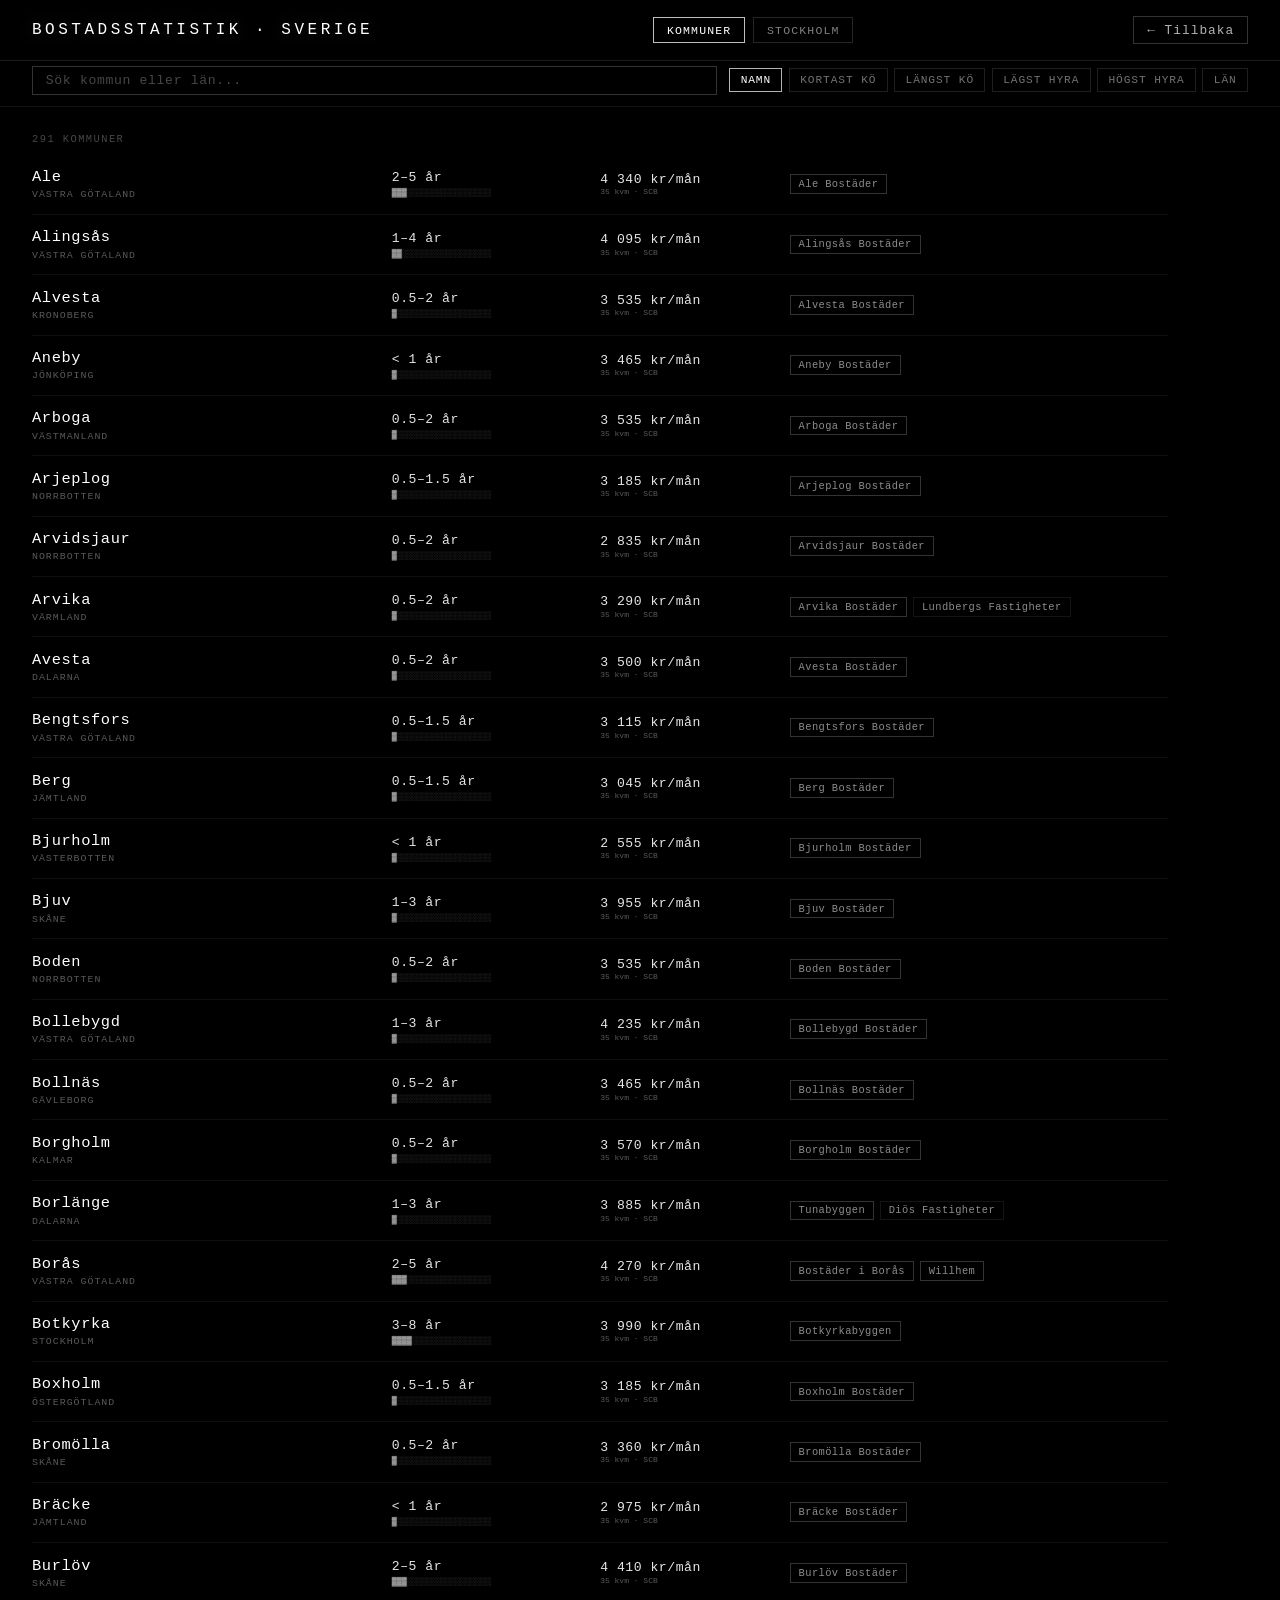
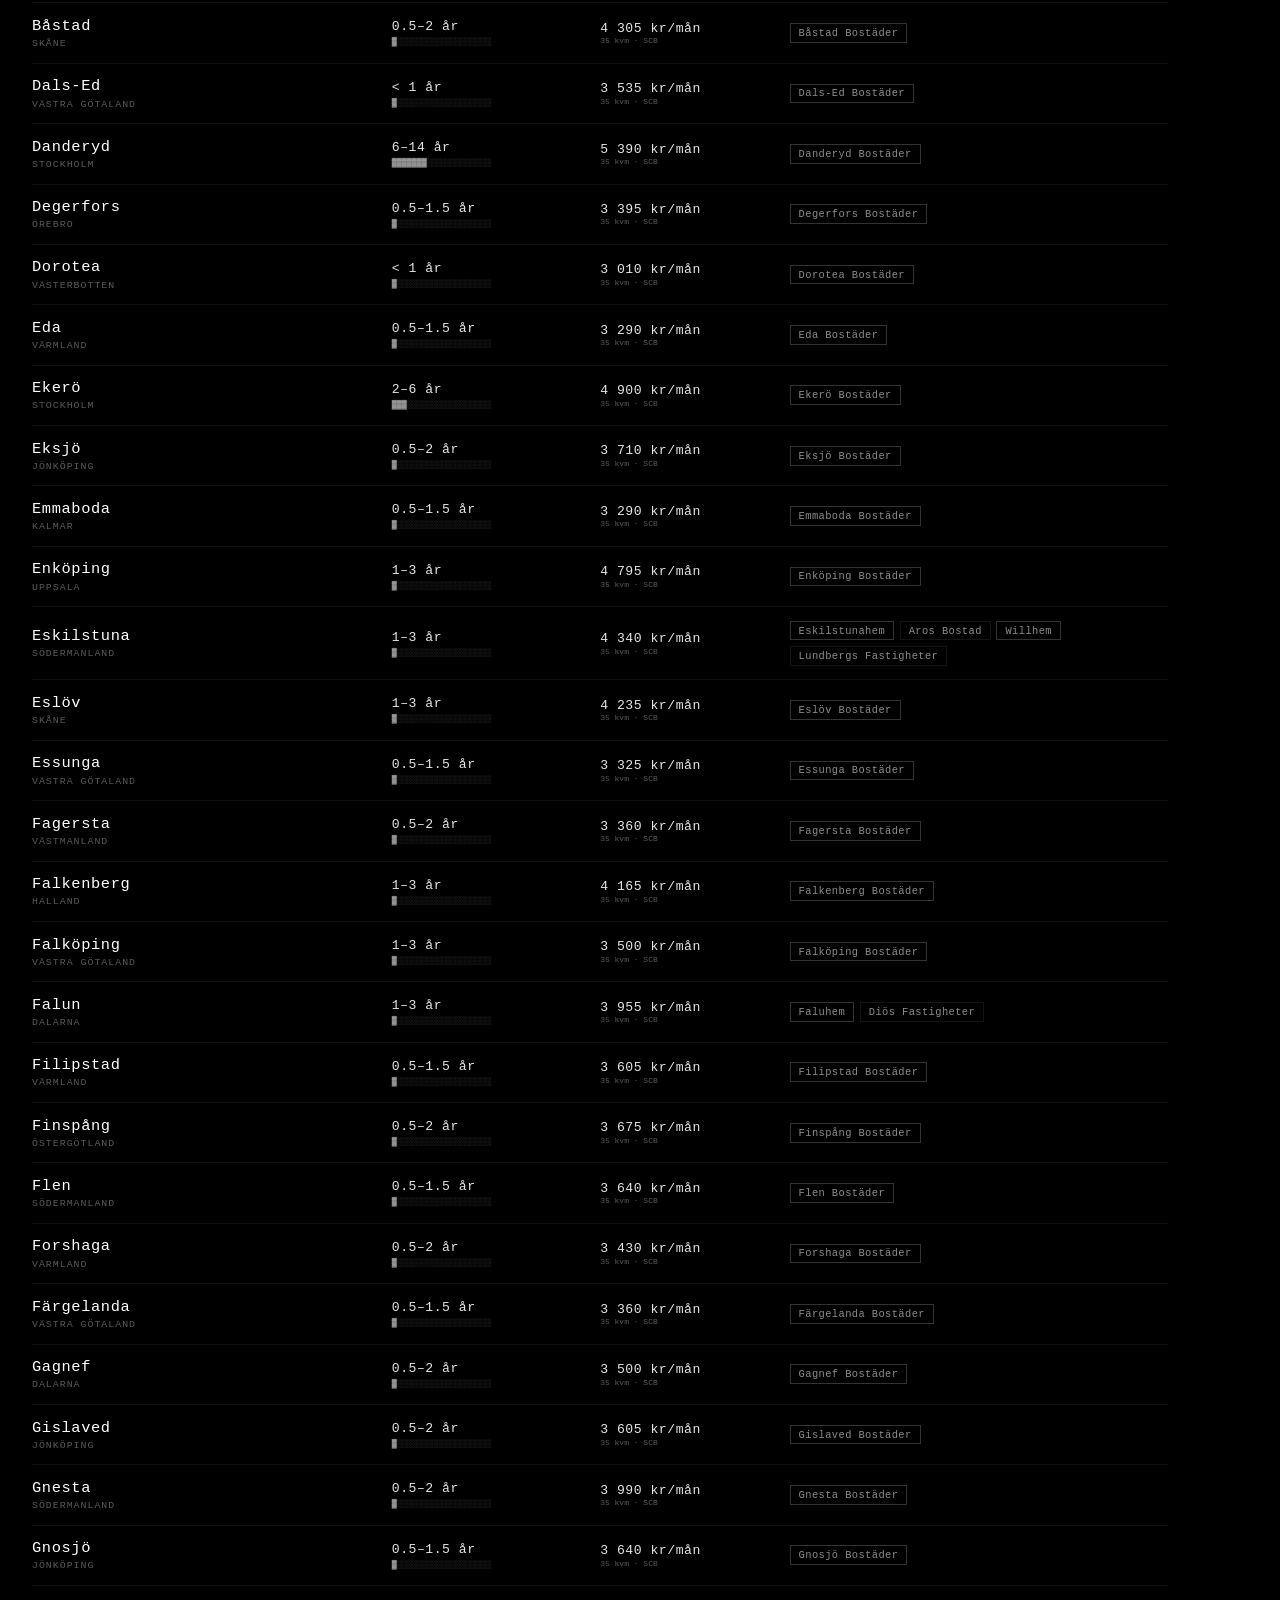
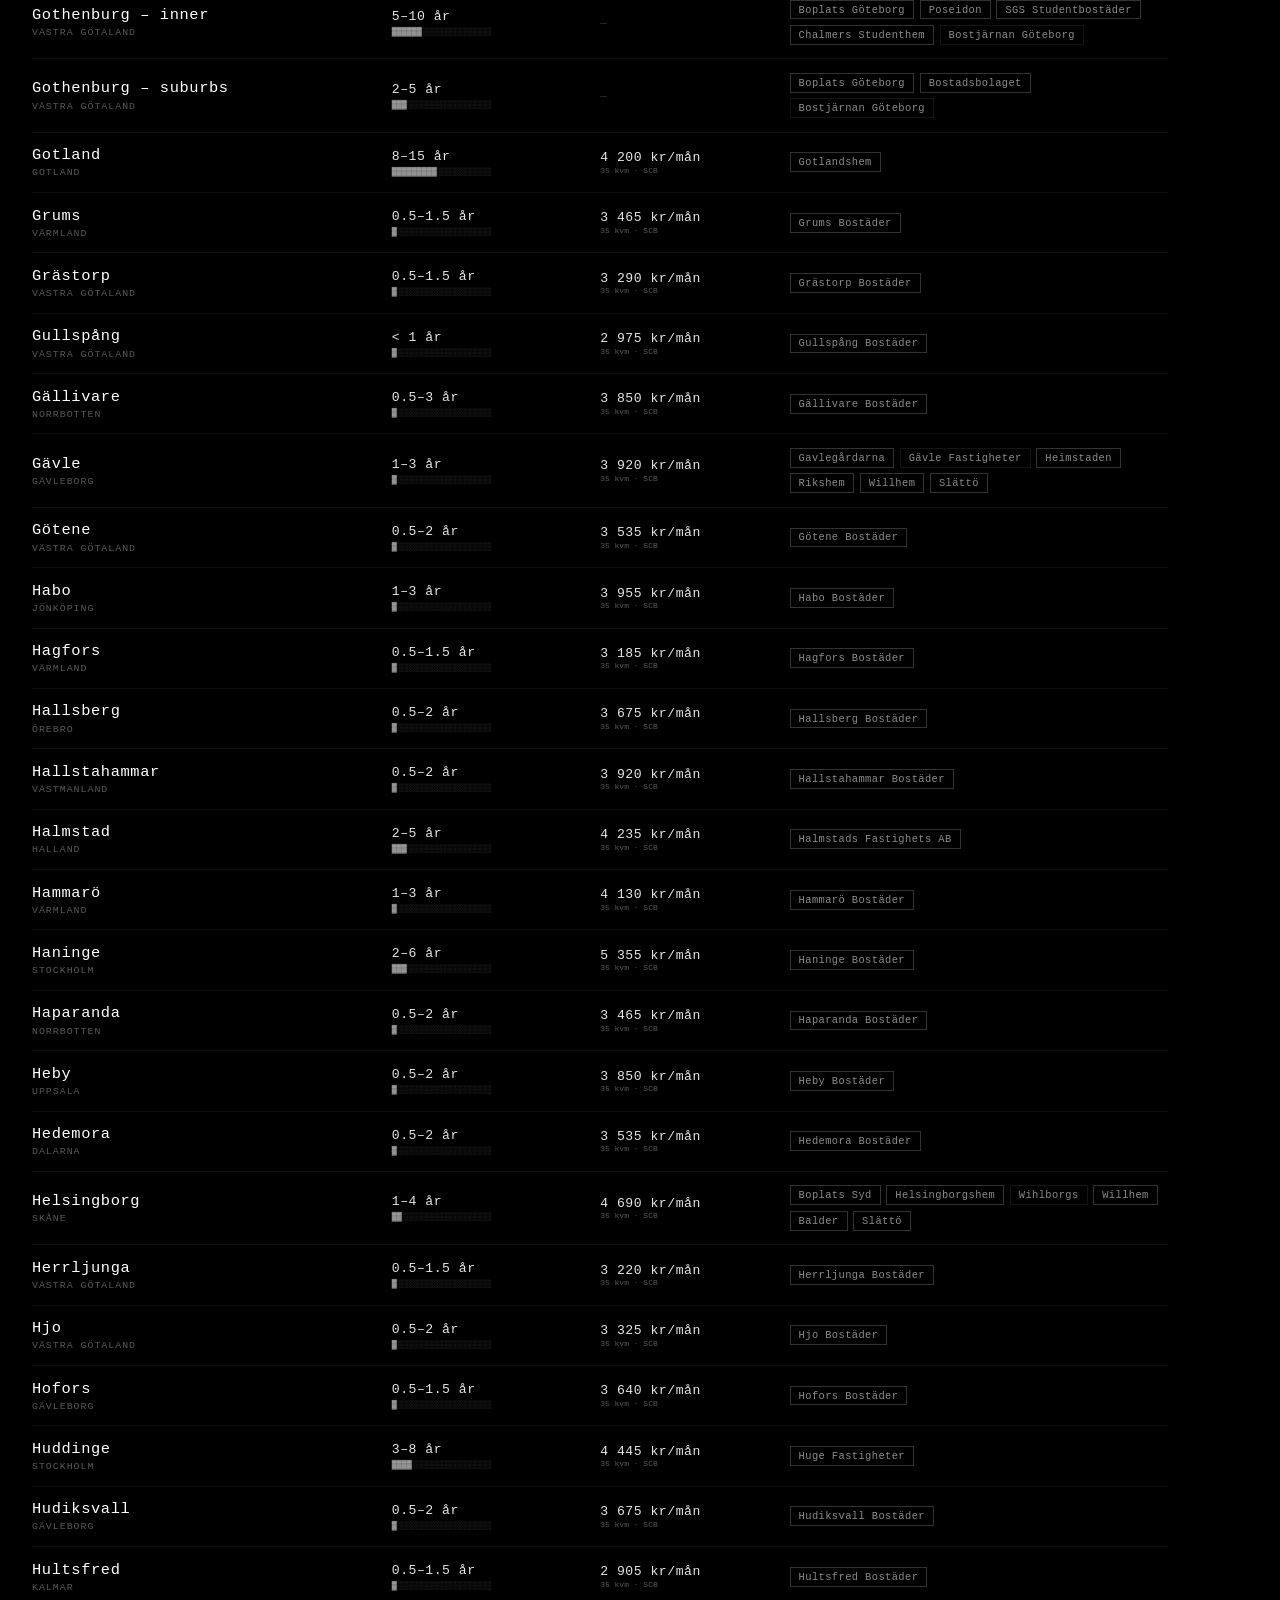
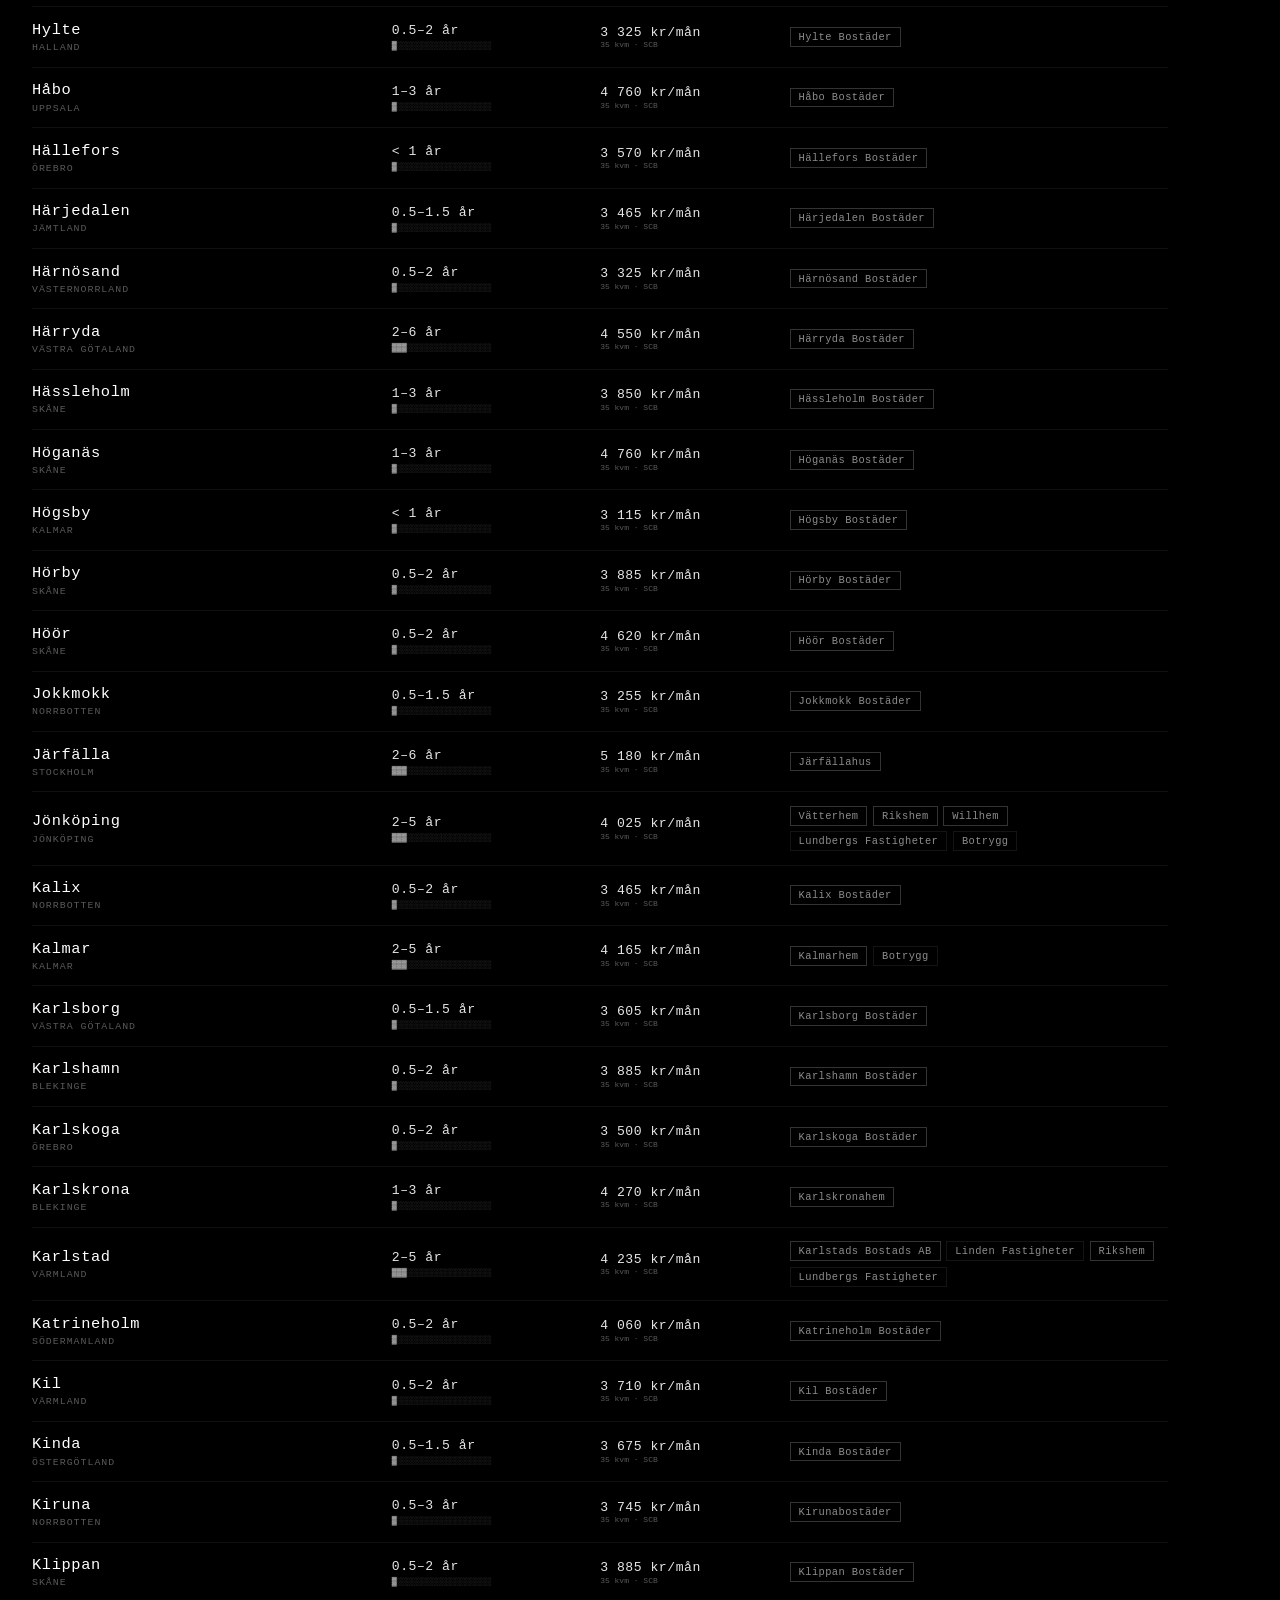
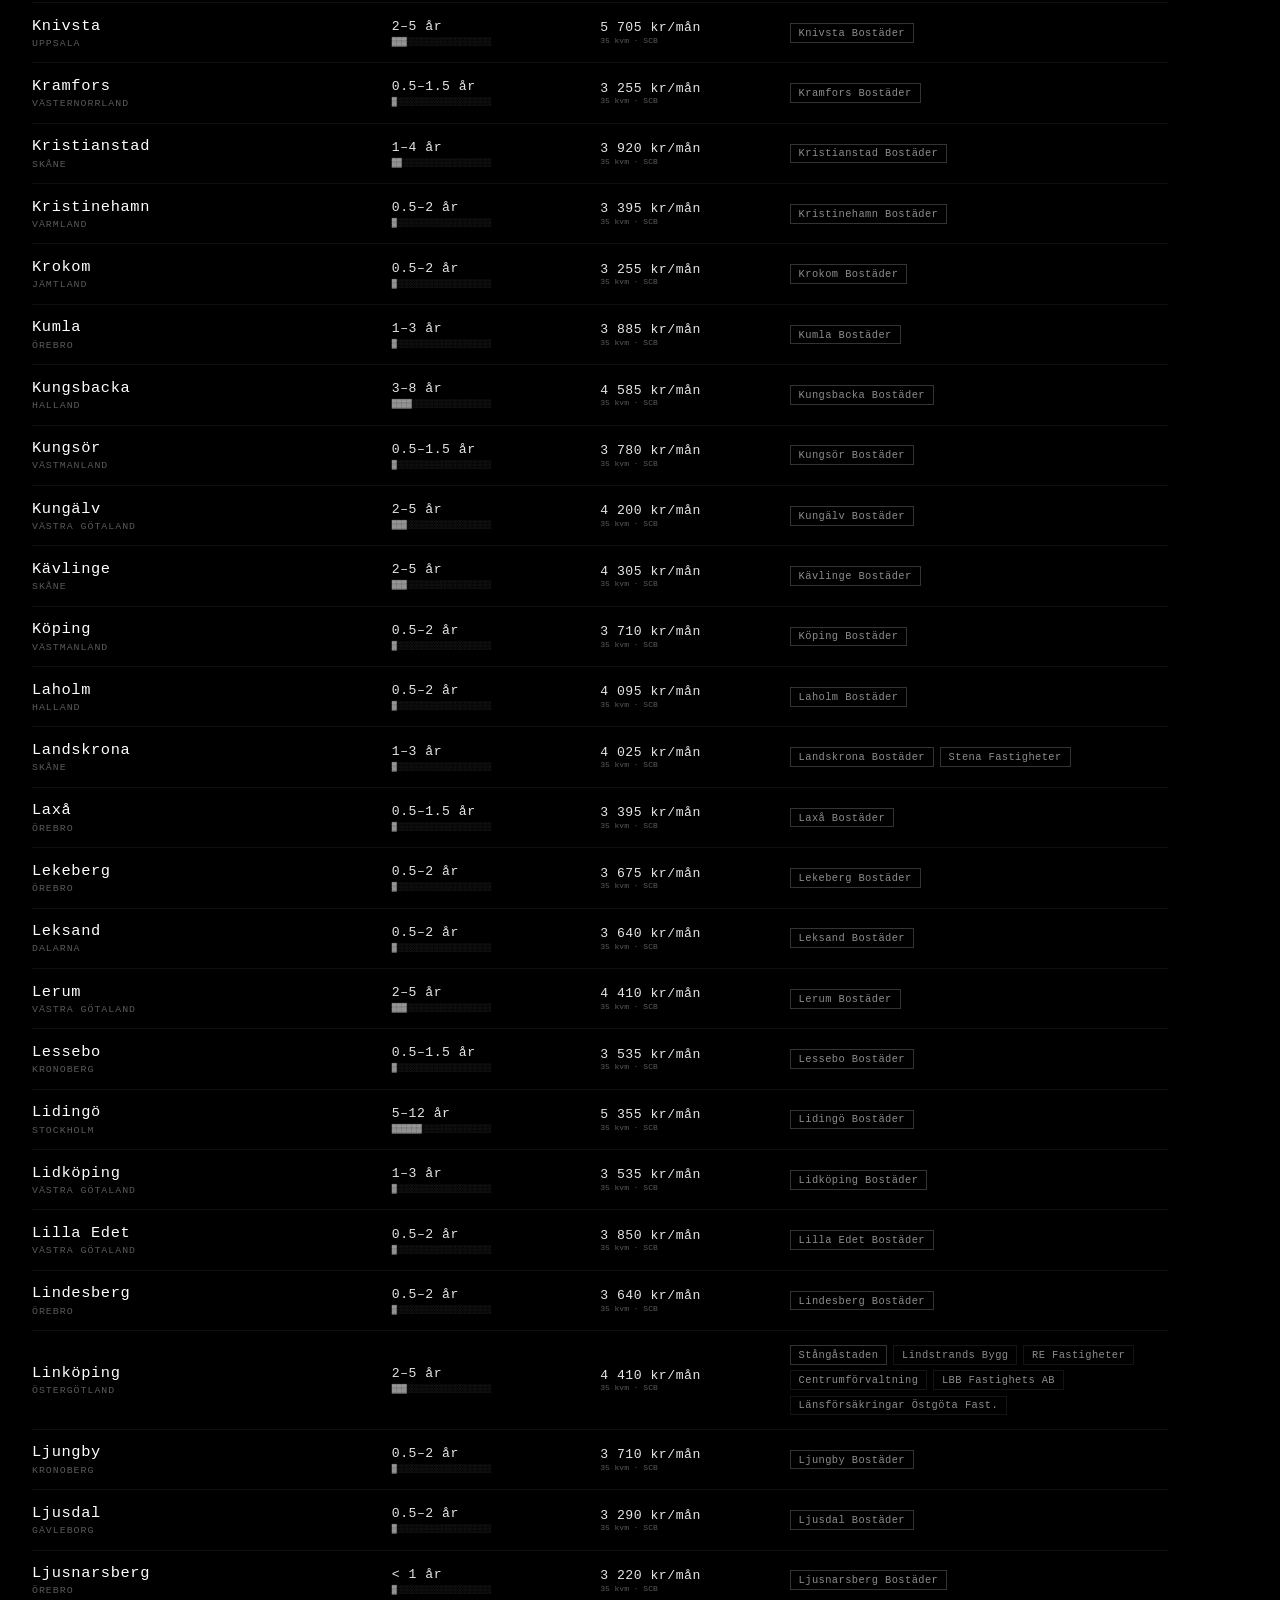
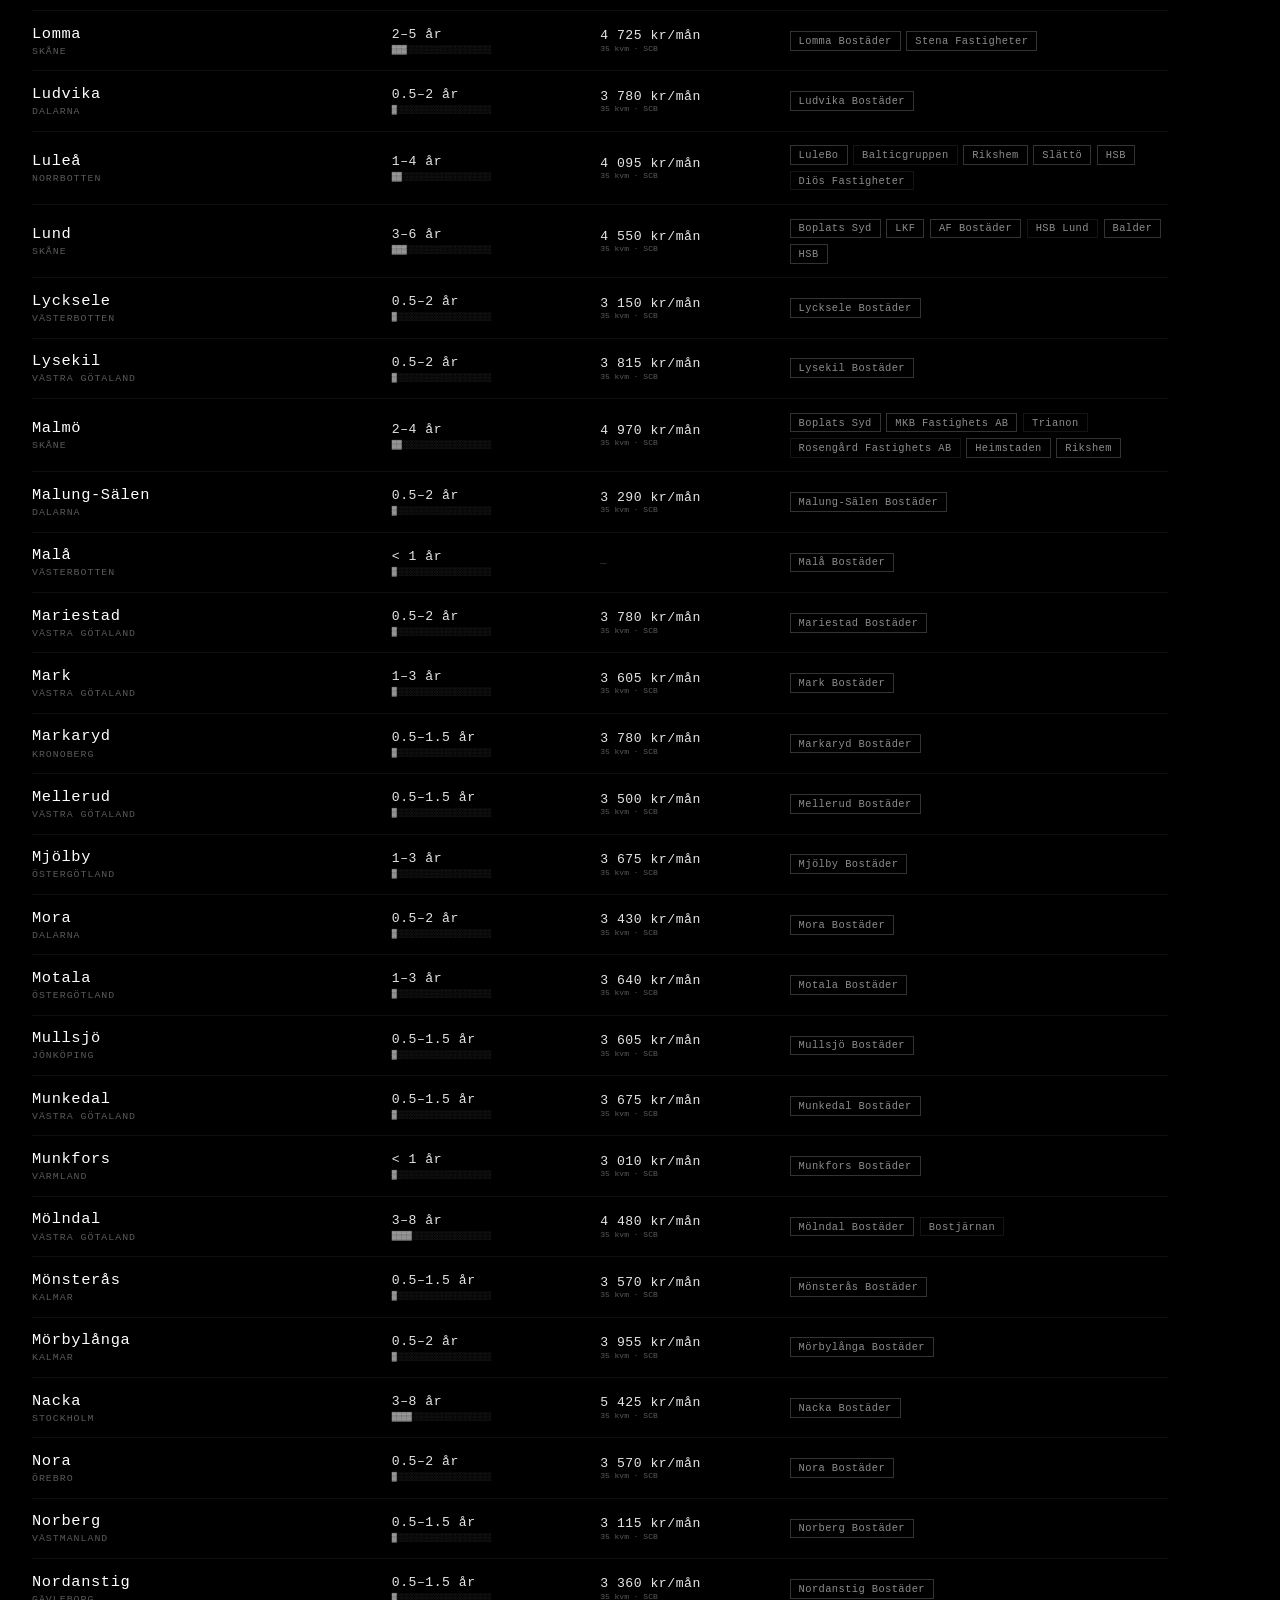
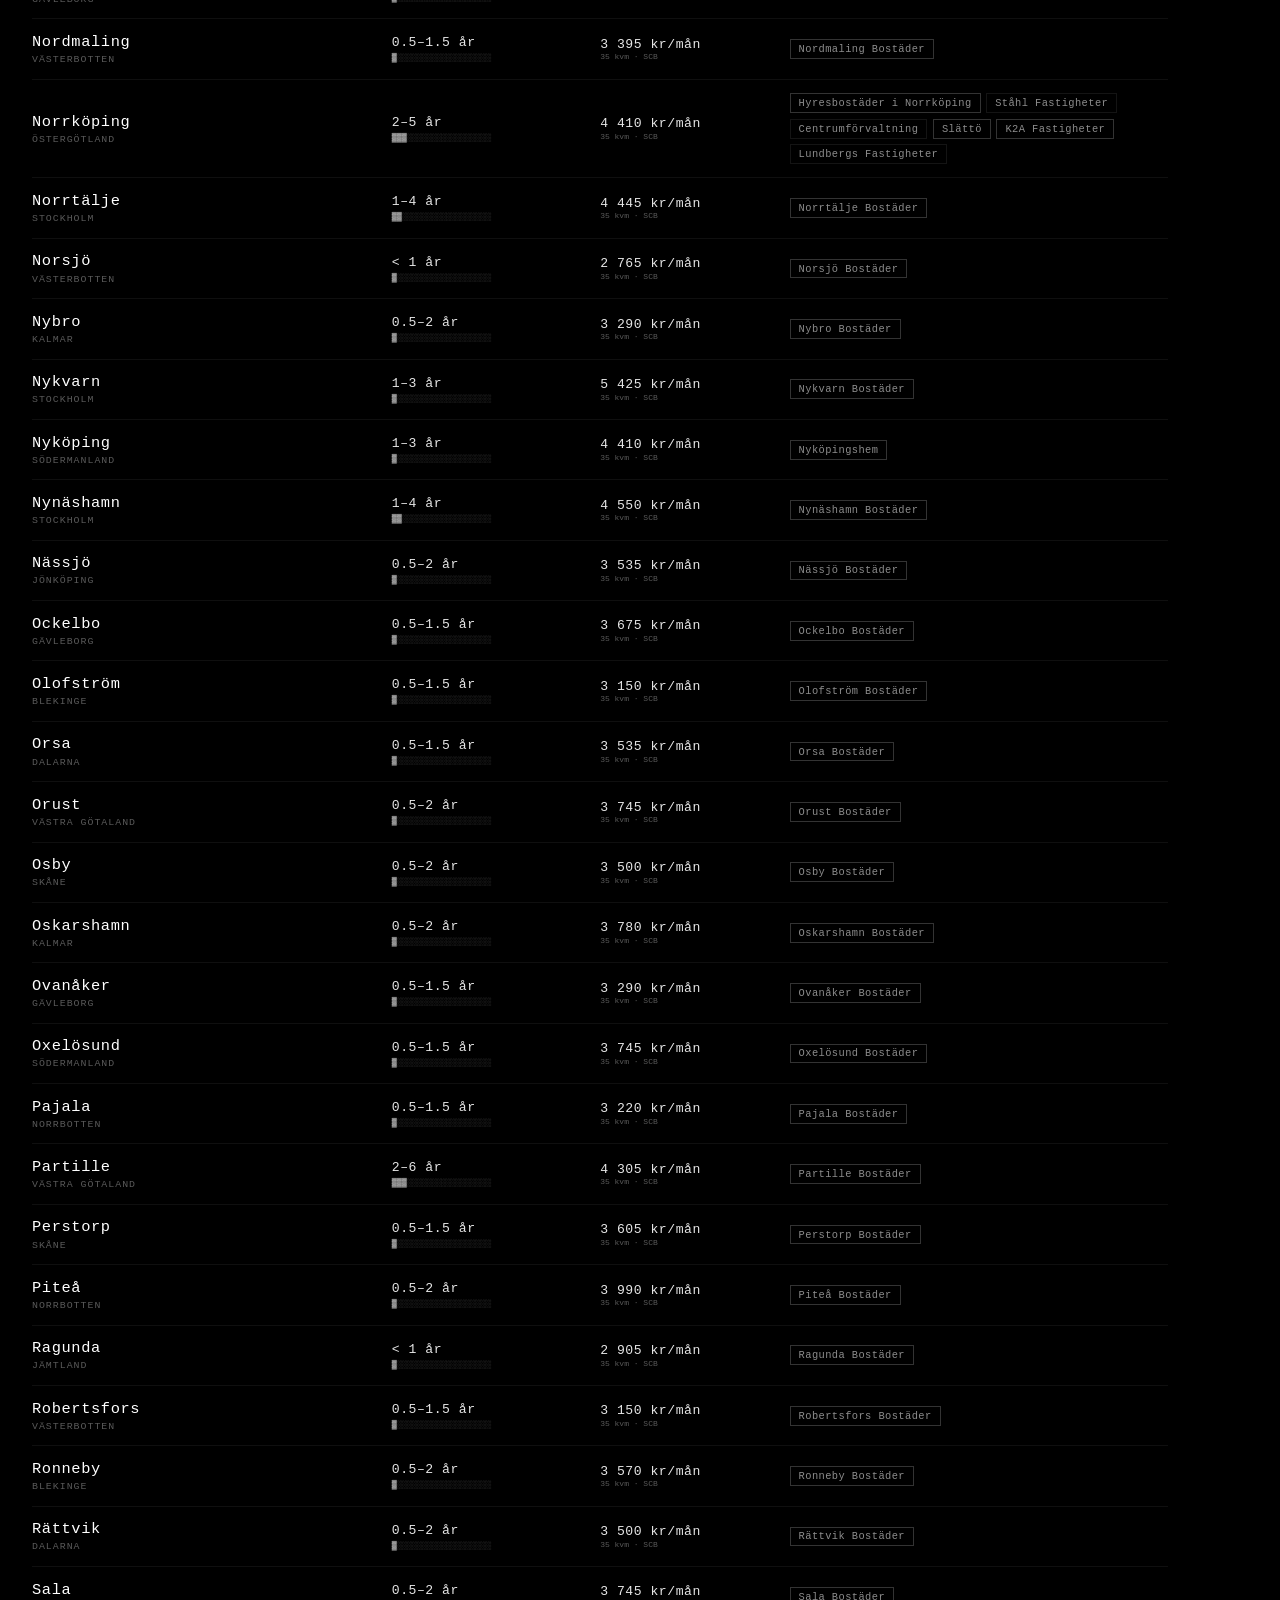
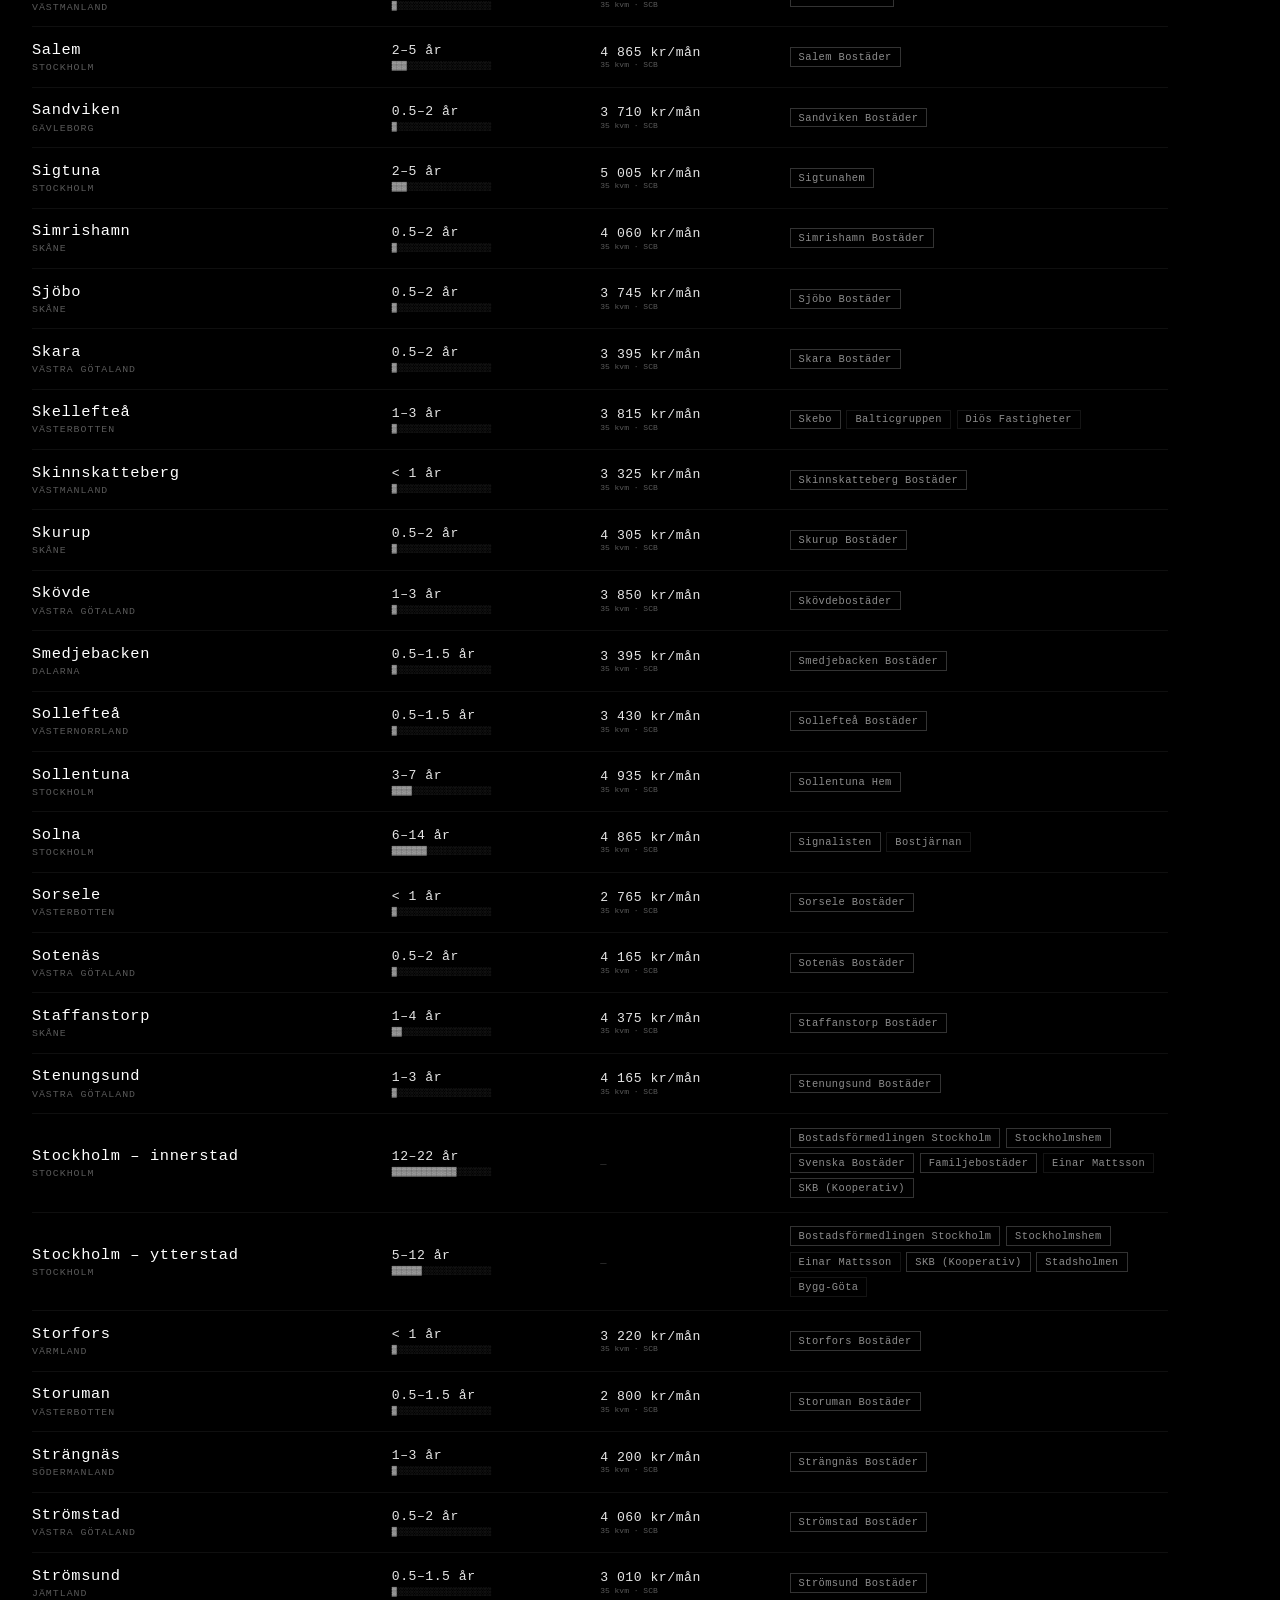
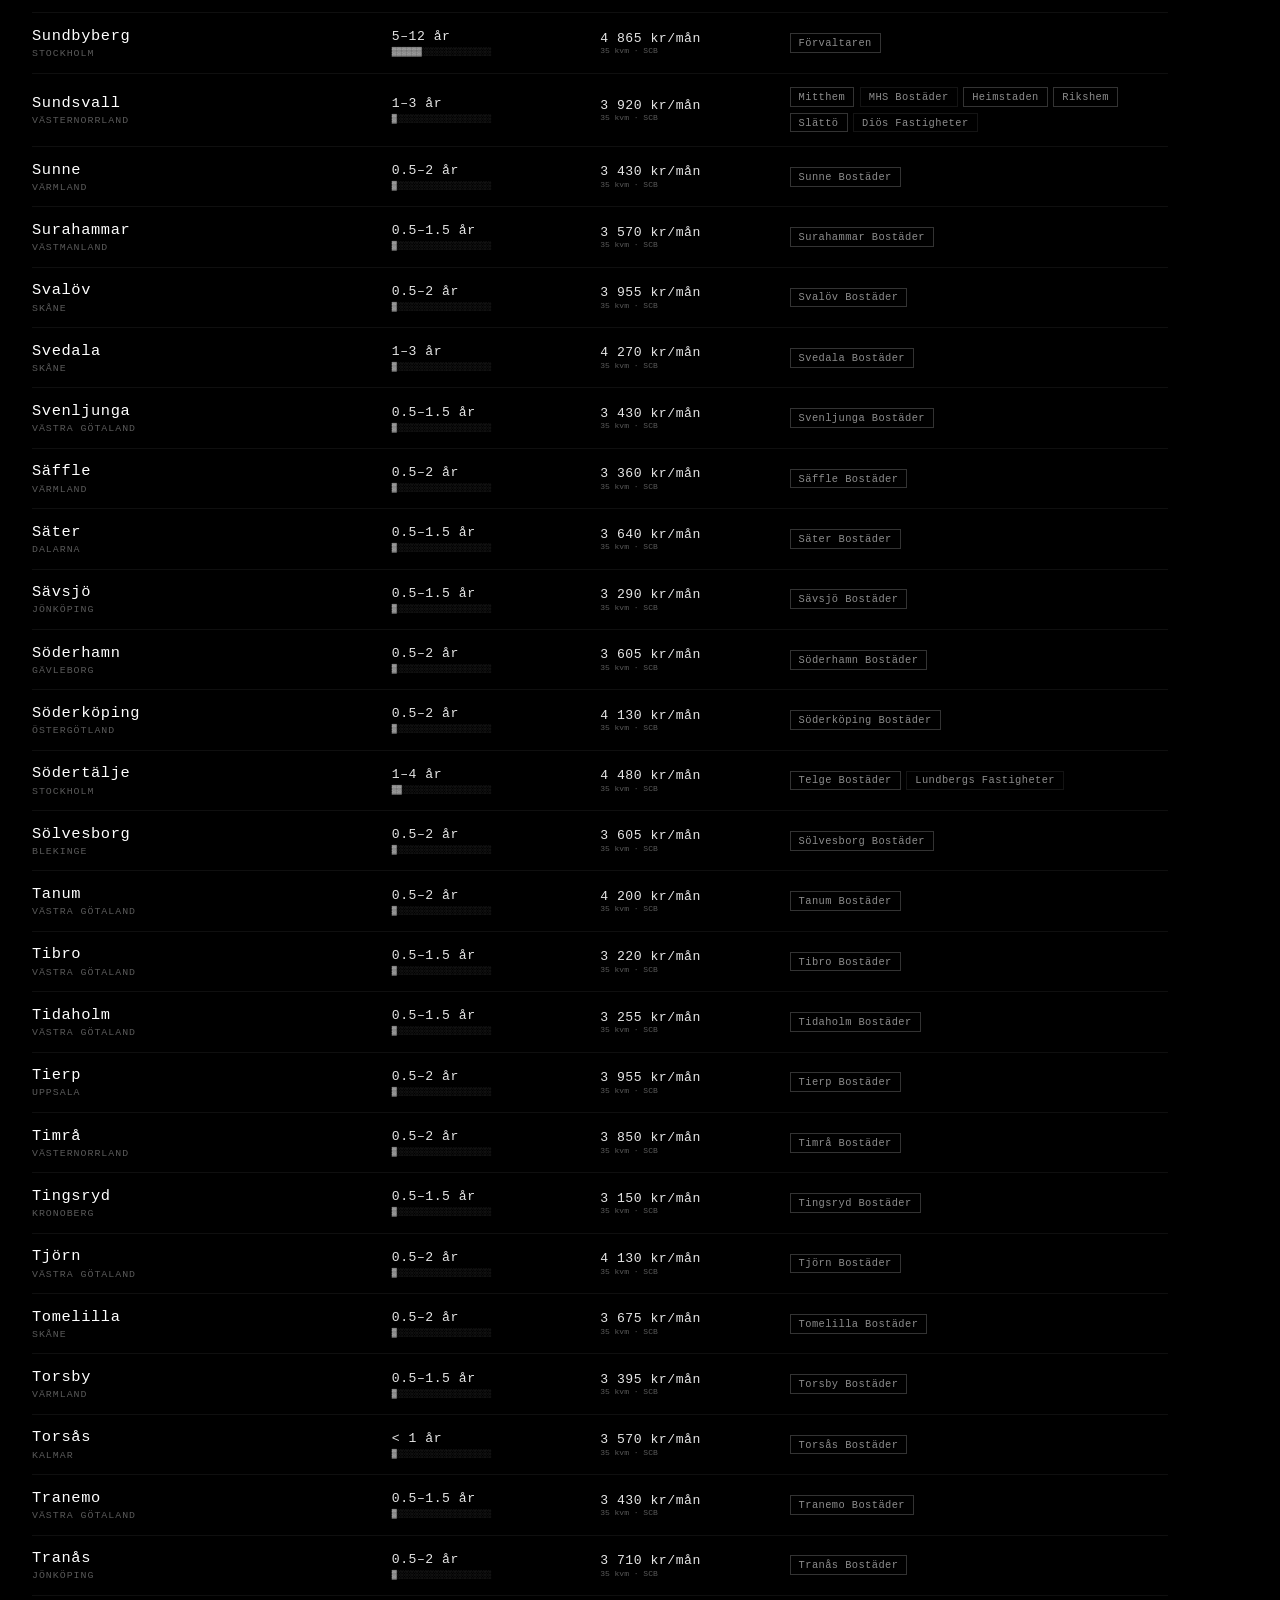
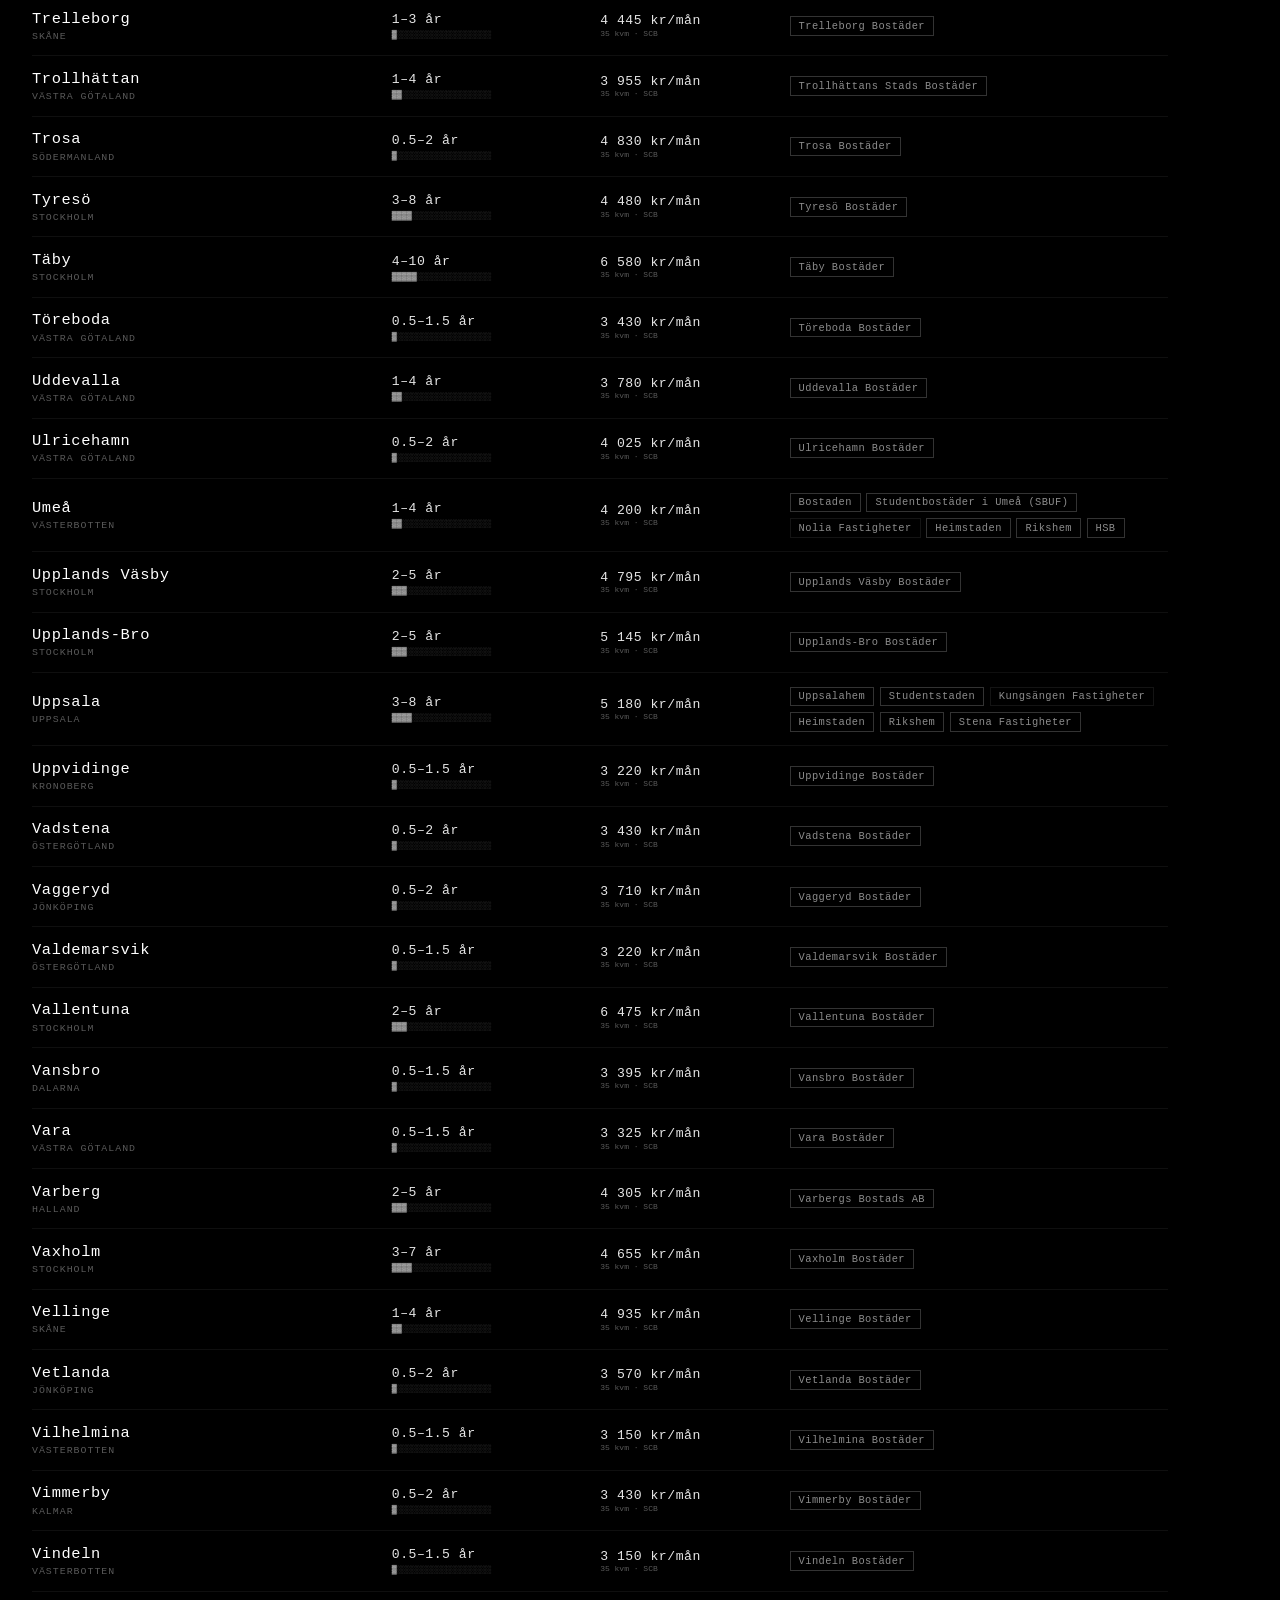
<file: statistik.html>
<!doctype html>
<html lang="sv">
  <head>
    <meta charset="UTF-8" />
    <meta name="viewport" content="width=device-width, initial-scale=1.0" />
    <title>Vart ska jag bo?</title>
    <style>
      * { box-sizing: border-box; margin: 0; padding: 0; }

      html, body {
        background: #000;
        color: #fff;
        font-family: "Courier New", Courier, monospace;
        min-height: 100%;
      }

      /* ── Header ────────────────────────────────────────────── */
      .header {
        position: fixed;
        top: 0; left: 0; right: 0;
        padding: 1rem 2rem;
        display: flex;
        align-items: center;
        justify-content: space-between;
        border-bottom: 1px solid rgba(255,255,255,0.1);
        background: rgba(0,0,0,0.92);
        backdrop-filter: blur(10px);
        z-index: 10;
      }

      .header h1 {
        font-size: clamp(0.75rem, 1.8vw, 1rem);
        letter-spacing: 0.22em;
        text-transform: uppercase;
        font-weight: normal;
        text-shadow: 0 0 18px rgba(255,255,255,0.2);
      }

      .back-link {
        color: rgba(255,255,255,0.7);
        text-decoration: none;
        font-size: 0.8rem;
        letter-spacing: 0.08em;
        border: 1px solid rgba(255,255,255,0.2);
        padding: 0.35rem 0.8rem;
        transition: color 0.15s, border-color 0.15s;
      }
      .back-link:hover { color: #fff; border-color: rgba(255,255,255,0.7); }

      /* ── Controls ──────────────────────────────────────────── */
      .controls {
        position: fixed;
        top: 3.4rem; left: 0; right: 0;
        padding: 0.7rem 2rem;
        display: flex;
        gap: 0.75rem;
        align-items: center;
        border-bottom: 1px solid rgba(255,255,255,0.07);
        background: rgba(0,0,0,0.88);
        backdrop-filter: blur(10px);
        z-index: 9;
        flex-wrap: wrap;
      }

      .search {
        flex: 1;
        min-width: 160px;
        background: transparent;
        border: 1px solid rgba(255,255,255,0.2);
        color: #fff;
        font-family: inherit;
        font-size: 0.82rem;
        padding: 0.38rem 0.8rem;
        letter-spacing: 0.05em;
        outline: none;
        transition: border-color 0.15s;
      }
      .search::placeholder { color: rgba(255,255,255,0.28); }
      .search:focus { border-color: rgba(255,255,255,0.55); }

      .sort-btns { display: flex; gap: 0.4rem; flex-wrap: wrap; }

      .sort-btn {
        background: transparent;
        color: rgba(255,255,255,0.45);
        border: 1px solid rgba(255,255,255,0.12);
        font-family: inherit;
        font-size: 0.7rem;
        letter-spacing: 0.08em;
        padding: 0.32rem 0.65rem;
        cursor: pointer;
        transition: color 0.15s, border-color 0.15s;
        text-transform: uppercase;
      }
      .sort-btn:hover { color: rgba(255,255,255,0.8); border-color: rgba(255,255,255,0.35); }
      .sort-btn.active { color: #fff; border-color: rgba(255,255,255,0.7); }

      .tab-btn {
        background: transparent;
        color: rgba(255,255,255,0.5);
        border: 1px solid rgba(255,255,255,0.15);
        font-family: inherit;
        font-size: 0.72rem;
        letter-spacing: 0.1em;
        padding: 0.32rem 0.8rem;
        cursor: pointer;
        transition: color 0.15s, border-color 0.15s;
        text-transform: uppercase;
      }
      .tab-btn:hover { color: rgba(255,255,255,0.85); border-color: rgba(255,255,255,0.4); }
      .tab-btn.active { color: #fff; border-color: rgba(255,255,255,0.75); }

      /* ── List ──────────────────────────────────────────────── */
      .list {
        margin-top: 7.2rem;
        padding: 0 2rem 5rem;
        max-width: 1200px;
      }

      .count {
        font-size: 0.65rem;
        letter-spacing: 0.14em;
        color: rgba(255,255,255,0.28);
        text-transform: uppercase;
        padding: 1.1rem 0 0.6rem;
      }

      /* ── Municipality row ──────────────────────────────────── */
      .muni {
        border-bottom: 1px solid rgba(255,255,255,0.06);
        padding: 0.85rem 0;
        animation: fadeRow 0.25s ease both;
      }

      @keyframes fadeRow {
        from { opacity: 0; transform: translateY(4px); }
        to   { opacity: 1; transform: translateY(0); }
      }

      .muni-main {
        display: grid;
        grid-template-columns: minmax(160px, 1.8fr) minmax(130px, 1fr) minmax(100px, 0.9fr) minmax(0, 2fr);
        gap: 1.2rem;
        align-items: center;
      }

      .muni-name {
        font-size: clamp(0.78rem, 1.4vw, 0.96rem);
        letter-spacing: 0.04em;
        color: #fff;
      }

      .muni-region {
        font-size: 0.62rem;
        color: rgba(255,255,255,0.35);
        letter-spacing: 0.1em;
        text-transform: uppercase;
        margin-top: 0.2rem;
      }

      .muni-queue-label {
        font-size: 0.82rem;
        letter-spacing: 0.04em;
        color: rgba(255,255,255,0.9);
      }

      .muni-bar {
        font-size: 0.52rem;
        color: rgba(255,255,255,0.35);
        letter-spacing: 0;
        margin-top: 0.25rem;
        line-height: 1;
        user-select: none;
      }

      .muni-bar span {
        color: rgba(255,255,255,0.75);
      }

      .muni-links {
        display: flex;
        flex-wrap: wrap;
        gap: 0.35rem;
        align-items: center;
      }

      .provider-link {
        color: rgba(255,255,255,0.55);
        text-decoration: none;
        font-size: 0.65rem;
        letter-spacing: 0.04em;
        border: 1px solid rgba(255,255,255,0.12);
        padding: 0.18rem 0.5rem;
        transition: color 0.15s, border-color 0.15s;
        white-space: nowrap;
      }
      .provider-link:hover { color: #fff; border-color: rgba(255,255,255,0.55); }
      .provider-link.queue  { border-color: rgba(255,255,255,0.2); }
      .provider-link.direct { border-color: rgba(255,255,255,0.08); }

      .no-providers {
        font-size: 0.65rem;
        color: rgba(255,255,255,0.2);
        letter-spacing: 0.06em;
      }

      /* ── Divider lines between regions ────────────────────── */
      .region-divider {
        font-size: 0.6rem;
        letter-spacing: 0.2em;
        text-transform: uppercase;
        color: rgba(255,255,255,0.2);
        padding: 1.4rem 0 0.3rem;
        border-top: 1px solid rgba(255,255,255,0.05);
      }

      /* ── Responsive ────────────────────────────────────────── */
      @media (max-width: 700px) {
        .header { padding: 0.8rem 1rem; }
        .controls { padding: 0.6rem 1rem; top: 3rem; }
        .list { padding: 0 1rem 5rem; margin-top: 8.5rem; }
        .muni-main { grid-template-columns: 1fr 1fr; gap: 0.6rem; }
        .muni-links { grid-column: 1 / -1; }
        .muni-rent  { grid-column: 1 / -1; }
      }

      @media (max-width: 480px) {
        .muni-main { grid-template-columns: 1fr; gap: 0.3rem; }
      }
    </style>
  </head>
  <body>
    <header class="header">
      <h1>Bostadsstatistik &middot; Sverige</h1>
      <div style="display:flex;gap:0.5rem;">
        <button class="tab-btn active" data-tab="kommuner">Kommuner</button>
        <button class="tab-btn" data-tab="stockholm">Stockholm</button>
      </div>
      <a class="back-link" href="game.html">← Tillbaka</a>
    </header>

    <div class="controls">
      <input class="search" type="search" id="search-input"
             placeholder="Sök kommun eller län..." autocomplete="off" />
      <div class="sort-btns">
        <button class="sort-btn active" data-sort="name">Namn</button>
        <button class="sort-btn" data-sort="queue_asc">Kortast kö</button>
        <button class="sort-btn" data-sort="queue_desc">Längst kö</button>
        <button class="sort-btn" data-sort="region">Län</button>
      </div>
    </div>

    <div class="list">
      <div class="count" id="count"></div>
      <div id="muni-list"></div>
    </div>

    <script type="module">
      import { getAllMunicipalities } from './sweden-queue.js';
      import { getProviders }        from './sweden-housing-providers.js';
      import { getAllNeighbourhoods } from './stockholm-queue.js';

      const ALL       = getAllMunicipalities();
      const ALL_STHLM = getAllNeighbourhoods();
      const MAX_QUEUE = 22;
      let sortKey   = 'name';
      let query     = '';
      let activeTab = 'kommuner';
      let RENT_BY_NAME = {};

      async function loadRents() {
        try {
          const [munisRes, rentsRes] = await Promise.all([
            fetch('municipalities.json'),
            fetch('rents.json')
          ]);
          if (!munisRes.ok || !rentsRes.ok) return;
          const munis = await munisRes.json();
          const rents = await rentsRes.json();
          for (const m of munis) {
            if (m.name && m.scbCode && rents[m.scbCode] != null) {
              RENT_BY_NAME[m.name] = Math.round(rents[m.scbCode] * 35);
            }
          }
        } catch (e) {
          console.error('Failed to load rent data', e);
        }
      }

      function queueBar(avg) {
        const filled = Math.round((Math.min(avg, MAX_QUEUE) / MAX_QUEUE) * 20);
        const empty  = 20 - filled;
        return '<span>' + '▓'.repeat(Math.max(0, filled)) + '</span>' +
               '░'.repeat(Math.max(0, empty));
      }

      function queueLabel(m) {
        if (m.waitMin >= 0.5 && m.waitMax <= 1) return '< 1 år';
        if (m.waitMin === m.waitMax) return `${m.waitAvg} år`;
        return `${m.waitMin}–${m.waitMax} år`;
      }

      function getSorted() {
        let list = [...ALL];
        if (query) {
          const q = query.toLowerCase();
          list = list.filter(m =>
            m.name.toLowerCase().includes(q) ||
            m.region.toLowerCase().includes(q)
          );
        }
        if (sortKey === 'name')       list.sort((a, b) => a.name.localeCompare(b.name, 'sv'));
        if (sortKey === 'queue_asc')  list.sort((a, b) => a.waitAvg - b.waitAvg);
        if (sortKey === 'queue_desc') list.sort((a, b) => b.waitAvg - a.waitAvg);
        if (sortKey === 'rent_asc')   list.sort((a, b) => (RENT_BY_NAME[a.name] || 0) - (RENT_BY_NAME[b.name] || 0));
        if (sortKey === 'rent_desc')  list.sort((a, b) => (RENT_BY_NAME[b.name] || 0) - (RENT_BY_NAME[a.name] || 0));
        if (sortKey === 'region')     list.sort((a, b) => a.region.localeCompare(b.region, 'sv') || a.name.localeCompare(b.name, 'sv'));
        return list;
      }

      function renderRow(m) {
        const { municipal, large_private, small_private } = getProviders(m.name);
        const seen = new Set();
        const providers = [...municipal, ...small_private, ...large_private].filter(pv => {
          if (seen.has(pv.name)) return false;
          seen.add(pv.name);
          return true;
        }).slice(0, 6);

        const links = providers.map(pv =>
          `<a class="provider-link ${pv.hasQueue ? 'queue' : 'direct'}"
              href="${pv.url}" target="_blank" rel="noopener"
              title="${pv.description || pv.name}">${pv.name}</a>`
        ).join('');

        const rent = RENT_BY_NAME[m.name];
        const rentHtml = rent
          ? `<div class="muni-queue-label">${rent.toLocaleString('sv-SE')} kr/mån</div>
             <div class="muni-bar" style="font-size:0.5rem;margin-top:0.1rem">35 kvm · SCB</div>`
          : `<span class="no-providers">—</span>`;

        return `
          <div class="muni">
            <div class="muni-main">
              <div>
                <div class="muni-name">${m.name}</div>
                <div class="muni-region">${m.region}</div>
              </div>
              <div>
                <div class="muni-queue-label">${queueLabel(m)}</div>
                <div class="muni-bar">${queueBar(m.waitAvg)}</div>
              </div>
              <div class="muni-rent">
                ${rentHtml}
              </div>
              <div class="muni-links">
                ${links || '<span class="no-providers">—</span>'}
              </div>
            </div>
          </div>`;
      }

      function renderStockholmRow(n) {
        const filled = Math.round((Math.min(n.waitAvg, MAX_QUEUE) / MAX_QUEUE) * 20);
        const bar = '<span>' + '▓'.repeat(Math.max(0, filled)) + '</span>' + '░'.repeat(Math.max(0, 20 - filled));
        const wLabel = (n.waitMin >= 0.5 && n.waitMax <= 1) ? '0,5 eller <1 år'
                     : n.waitMin === n.waitMax ? `${n.waitAvg} år`
                     : `${n.waitMin}–${n.waitMax} år`;
        return `
          <div class="muni">
            <div class="muni-main">
              <div>
                <div class="muni-name">${n.name}</div>
                <div class="muni-region">${n.district}</div>
              </div>
              <div>
                <div class="muni-queue-label">${wLabel}</div>
                <div class="muni-bar">${bar}</div>
              </div>
              <div>
                <div class="muni-queue-label">${n.rent1room.toLocaleString('sv-SE')} kr/mån</div>
                <div class="muni-bar" style="font-size:0.5rem;margin-top:0.1rem">30 kvm · hyresrätt</div>
              </div>
            </div>
          </div>`;
      }

      function getStockholmSorted() {
        let list = [...ALL_STHLM];
        if (query) {
          const q = query.toLowerCase();
          list = list.filter(n => n.name.toLowerCase().includes(q) || n.district.toLowerCase().includes(q));
        }
        if (sortKey === 'name')       list.sort((a, b) => a.name.localeCompare(b.name, 'sv'));
        if (sortKey === 'queue_asc')  list.sort((a, b) => a.waitAvg - b.waitAvg);
        if (sortKey === 'queue_desc') list.sort((a, b) => b.waitAvg - a.waitAvg);
        if (sortKey === 'rent_asc')   list.sort((a, b) => a.rent1room - b.rent1room);
        if (sortKey === 'rent_desc')  list.sort((a, b) => b.rent1room - a.rent1room);
        if (sortKey === 'region') {
          list.sort((a, b) => a.district.localeCompare(b.district, 'sv') || a.name.localeCompare(b.name, 'sv'));
        }
        return list;
      }

      const KOMMUNER_SORT_BTNS = `
        <button class="sort-btn active" data-sort="name">Namn</button>
        <button class="sort-btn" data-sort="queue_asc">Kortast kö</button>
        <button class="sort-btn" data-sort="queue_desc">Längst kö</button>
        <button class="sort-btn" data-sort="rent_asc">Lägst hyra</button>
        <button class="sort-btn" data-sort="rent_desc">Högst hyra</button>
        <button class="sort-btn" data-sort="region">Län</button>`;

      const STOCKHOLM_SORT_BTNS = `
        <button class="sort-btn active" data-sort="name">Namn</button>
        <button class="sort-btn" data-sort="queue_asc">Kortast kö</button>
        <button class="sort-btn" data-sort="queue_desc">Längst kö</button>
        <button class="sort-btn" data-sort="rent_asc">Lägst hyra</button>
        <button class="sort-btn" data-sort="rent_desc">Högst hyra</button>
        <button class="sort-btn" data-sort="region">Stadsdel</button>`;

      function updateSortBtns() {
        const container = document.querySelector('.sort-btns');
        container.innerHTML = activeTab === 'stockholm' ? STOCKHOLM_SORT_BTNS : KOMMUNER_SORT_BTNS;
        container.querySelectorAll('.sort-btn').forEach(btn => {
          if (btn.dataset.sort === sortKey) btn.classList.add('active');
          btn.addEventListener('click', () => {
            sortKey = btn.dataset.sort;
            container.querySelectorAll('.sort-btn').forEach(b => b.classList.remove('active'));
            btn.classList.add('active');
            render();
          });
        });
      }

      function render() {
        if (activeTab === 'stockholm') {
          const list = getStockholmSorted();
          document.getElementById('count').textContent =
            `${list.length} stadsdel${list.length !== 1 ? 'ar' : ''}`;
          let html = '';
          if (sortKey === 'region') {
            let lastDistrict = null;
            for (const n of list) {
              if (n.district !== lastDistrict) {
                html += `<div class="region-divider">${n.district}</div>`;
                lastDistrict = n.district;
              }
              html += renderStockholmRow(n);
            }
          } else {
            html = list.map(renderStockholmRow).join('');
          }
          document.getElementById('muni-list').innerHTML = html;
        } else {
          const list = getSorted();
          document.getElementById('count').textContent =
            `${list.length} kommun${list.length !== 1 ? 'er' : ''}`;
          let html = '';
          if (sortKey === 'region') {
            let lastRegion = null;
            for (const m of list) {
              if (m.region !== lastRegion) {
                html += `<div class="region-divider">${m.region}</div>`;
                lastRegion = m.region;
              }
              html += renderRow(m);
            }
          } else {
            html = list.map(renderRow).join('');
          }
          document.getElementById('muni-list').innerHTML = html;
        }
      }

      document.querySelectorAll('.tab-btn').forEach(btn => {
        btn.addEventListener('click', () => {
          activeTab = btn.dataset.tab;
          sortKey = 'name';
          document.querySelectorAll('.tab-btn').forEach(b => b.classList.remove('active'));
          btn.classList.add('active');
          updateSortBtns();
          render();
        });
      });

      updateSortBtns();

      document.getElementById('search-input').addEventListener('input', e => {
        query = e.target.value.trim();
        render();
      });

      loadRents().then(() => render());
    </script>
  </body>
</html>
</file>
